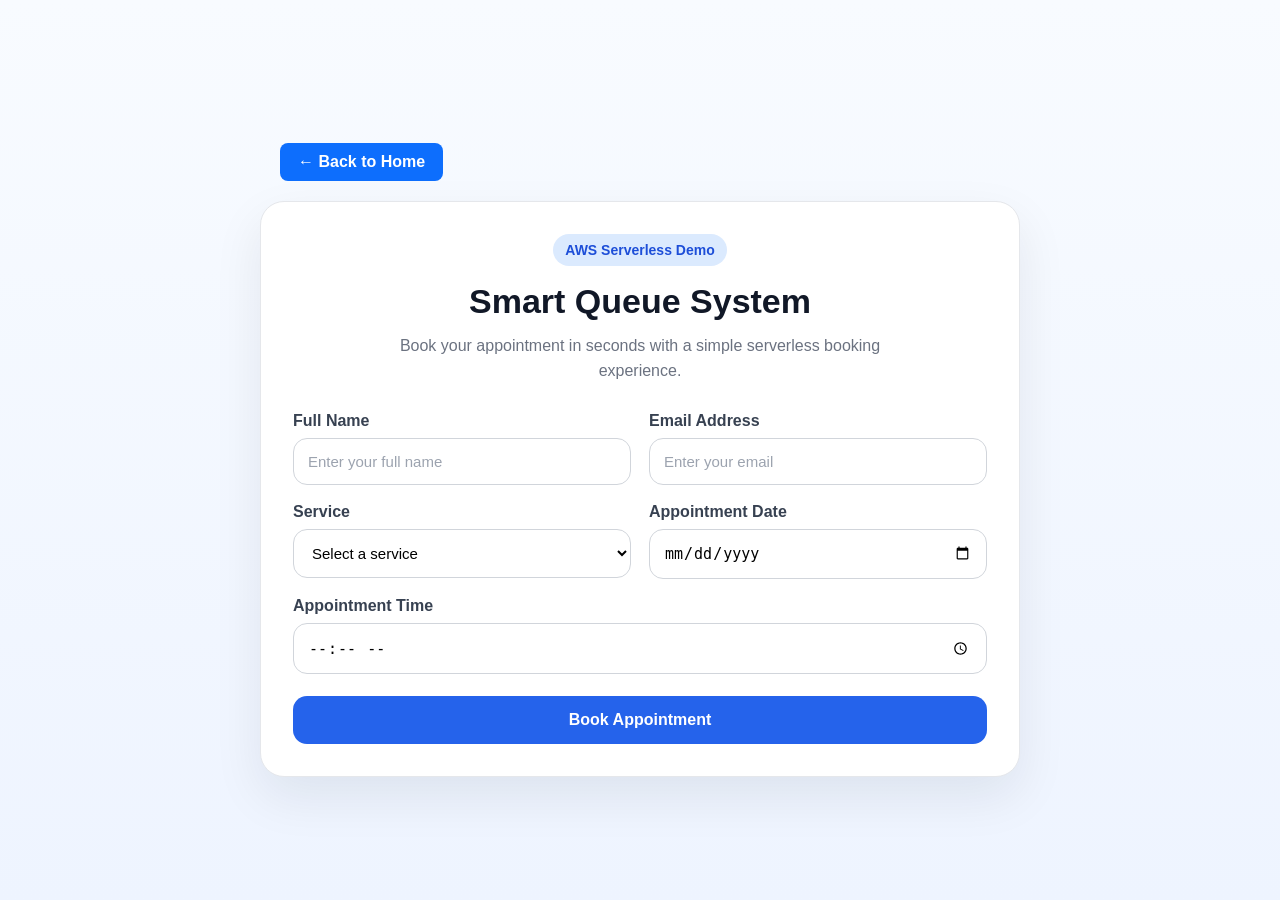
<file: projects/smart-queue/index.html>
<!DOCTYPE html>
<html lang="en">
<head>
  <meta charset="UTF-8" />
  <meta name="viewport" content="width=device-width, initial-scale=1.0" />
  <title>Smart Queue System</title>
  <link rel="stylesheet" href="smart-queue.css" />
  <link rel="icon" href="/images/favicon.png">
  
</head>
<body>

  <main class="page">
    <section class="booking-wrapper">
        <a href="/" class="back-home">← Back to Home</a>
      <div class="booking-card">
        <div class="booking-header">
          <span class="badge">AWS Serverless Demo</span>
          <h1>Smart Queue System</h1>
          <p class="subtitle">
            Book your appointment in seconds with a simple serverless booking experience.
          </p>
        </div>

        <form id="bookingForm" novalidate>
          <div class="form-grid">
            <div class="form-group">
              <label for="customerName">Full Name</label>
              <input type="text" id="customerName" placeholder="Enter your full name" maxlength="50" required />
            </div>

            <div class="form-group">
              <label for="customerEmail">Email Address</label>
              <input type="email" id="customerEmail" placeholder="Enter your email" maxlength="50" required />
            </div>

            <div class="form-group">
              <label for="serviceType">Service</label>
              <select id="serviceType" required>
                <option value="">Select a service</option>
                <option value="Consultation">Consultation</option>
                <option value="Haircut">Haircut</option>
                <option value="Repair">Repair</option>
                <option value="Coaching Session">Coaching Session</option>
              </select>
            </div>

            <div class="form-group">
              <label for="appointmentDate">Appointment Date</label>
              <input type="date" id="appointmentDate" required />
            </div>

            <div class="form-group">
              <label for="appointmentTime">Appointment Time</label>
              <input type="time" id="appointmentTime" required />
            </div>
          </div>

          <button type="submit" id="submitButton">Book Appointment</button>
        </form>

        <div id="message" class="message" aria-live="polite"></div>
      </div>
    </section>
  </main>

  <script src="smart-queue.js"></script>
</body>
</html>
</file>
<file: projects/smart-queue/smart-queue.css>
* {
  box-sizing: border-box;
  margin: 0;
  padding: 0;
}

body {
  font-family: Arial, sans-serif;
  background: linear-gradient(180deg, #f8fbff 0%, #eef4ff 100%);
  color: #1f2937;
  min-height: 100vh;
}

.page {
  min-height: 100vh;
  display: flex;
  align-items: center;
  justify-content: center;
  padding: 32px 16px;
}

.booking-wrapper {
  width: 100%;
  max-width: 760px;
}

.booking-card {
  background: #ffffff;
  border: 1px solid #e5e7eb;
  border-radius: 24px;
  box-shadow: 0 20px 50px rgba(15, 23, 42, 0.08);
  padding: 32px;
}

.booking-header {
  text-align: center;
  margin-bottom: 28px;
}

.badge {
  display: inline-block;
  background: #dbeafe;
  color: #1d4ed8;
  font-size: 14px;
  font-weight: 700;
  padding: 8px 12px;
  border-radius: 999px;
  margin-bottom: 16px;
}

h1 {
  font-size: 34px;
  margin-bottom: 12px;
  color: #111827;
}

.subtitle {
  max-width: 560px;
  margin: 0 auto;
  color: #6b7280;
  line-height: 1.6;
}

.form-grid {
  display: grid;
  grid-template-columns: 1fr 1fr;
  gap: 18px;
}

.form-group {
  display: flex;
  flex-direction: column;
}

.form-group:last-child {
  grid-column: span 2;
}

label {
  margin-bottom: 8px;
  font-weight: 700;
  color: #374151;
}

input,
select {
  width: 100%;
  padding: 14px 14px;
  border: 1px solid #d1d5db;
  border-radius: 14px;
  font-size: 15px;
  background: #fff;
  transition: border-color 0.2s ease, box-shadow 0.2s ease;
}

input::placeholder {
  color: #9ca3af;
}

input:focus,
select:focus {
  outline: none;
  border-color: #2563eb;
  box-shadow: 0 0 0 4px rgba(37, 99, 235, 0.12);
}

button {
  width: 100%;
  margin-top: 22px;
  padding: 15px 18px;
  border: none;
  border-radius: 14px;
  background: #2563eb;
  color: #ffffff;
  font-size: 16px;
  font-weight: 700;
  cursor: pointer;
  transition: transform 0.15s ease, background 0.2s ease, opacity 0.2s ease;
}

button:hover {
  background: #1d4ed8;
  transform: translateY(-1px);
}

button:disabled {
  opacity: 0.7;
  cursor: not-allowed;
  transform: none;
}

.message {
  margin-top: 18px;
  padding: 14px 16px;
  border-radius: 14px;
  display: none;
  font-weight: 600;
  line-height: 1.5;
}

.message.success {
  display: block;
  background: #dcfce7;
  color: #166534;
  border: 1px solid #bbf7d0;
}

.message.error {
  display: block;
  background: #fee2e2;
  color: #991b1b;
  border: 1px solid #fecaca;
}

@media (max-width: 640px) {
  .booking-card {
    padding: 24px 18px;
  }

  h1 {
    font-size: 28px;
  }

  .form-grid {
    grid-template-columns: 1fr;
  }

  .form-group:last-child {
    grid-column: span 1;
  }
}
.back-home {
  display: inline-block;
  margin: 20px;
  padding: 10px 18px;
  background: #0d6efd;
  color: #fff;
  text-decoration: none;
  border-radius: 8px;
  font-weight: 600;
}

.back-home:hover {
  background: #0b5ed7;
}
</file>
